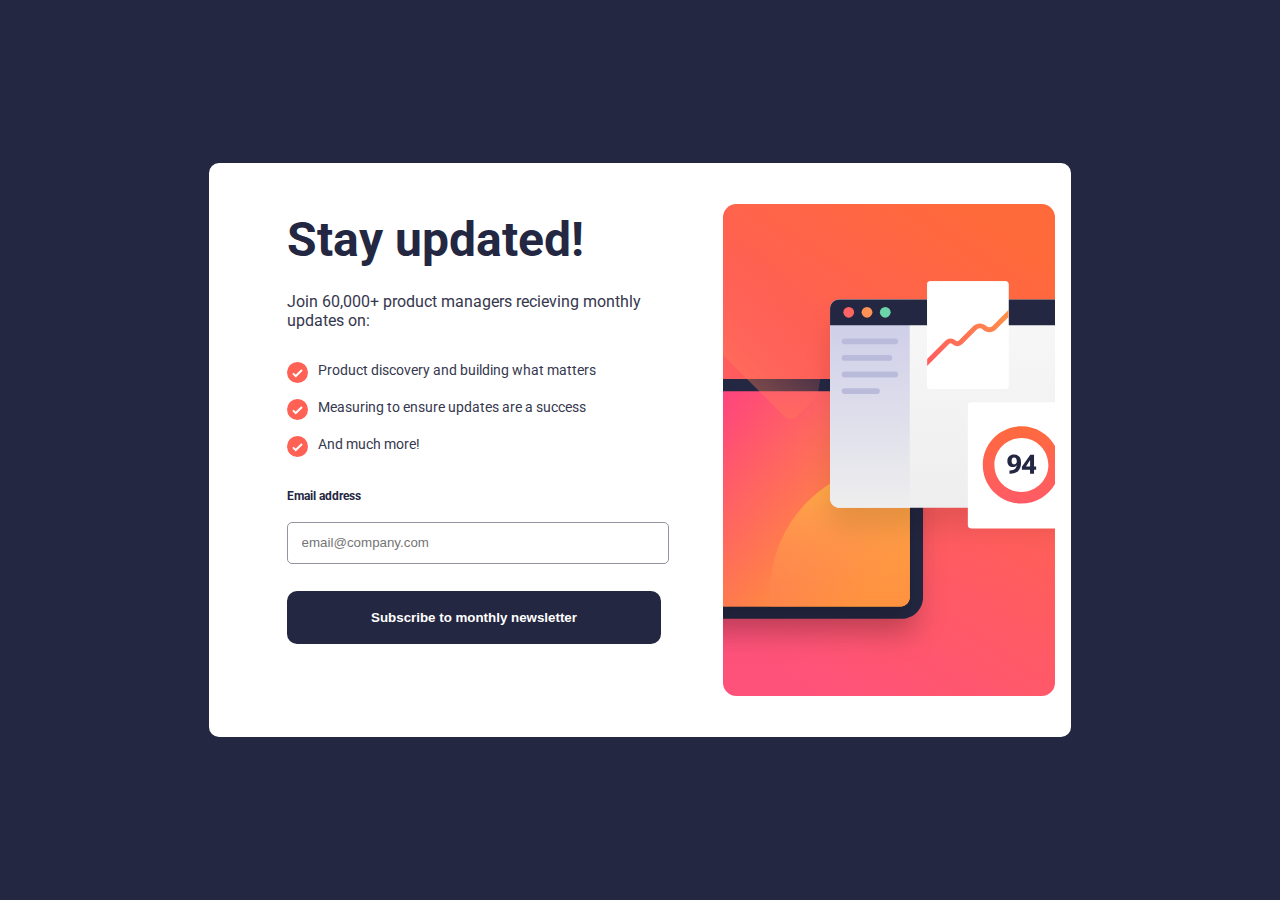
<file: index.html>
<!DOCTYPE html>
<html lang="en">
    <head>
        <meta charset="UTF-8" />
        <meta name="viewport" content="width=device-width, initial-scale=1.0" />
        <!-- displays site properly based on user's device -->

        <link
            rel="icon"
            type="image/png"
            sizes="32x32"
            href="./assets/images/favicon-32x32.png"
        />
        <link rel="stylesheet" href="style.css" />
        <title>
            Frontend Mentor | Newsletter sign-up form with success message
        </title>
    </head>
    <body>
        <main>
            <div class="image">
                <img
                    src="assets/images/illustration-sign-up-mobile.svg"
                    alt="illustration"
                    class="mobile_img"
                />
                <img
                    src="assets/images/illustration-sign-up-desktop.svg"
                    alt="illustration"
                    class="desktop_img"
                />
            </div>
            <div class="signup_form">
                <h1 class="signup_form--heading">Stay updated!</h1>
                <p class="signup_form--paragraph">
                    Join 60,000+ product managers recieving monthly updates on:
                </p>
                <ul class="signup_form--list">
                    <li>
                        <svg
                            xmlns="http://www.w3.org/2000/svg"
                            width="21"
                            height="21"
                            viewBox="0 0 21 21"
                        >
                            <g fill="none">
                                <circle
                                    cx="10.5"
                                    cy="10.5"
                                    r="10.5"
                                    fill="#FF6155"
                                />
                                <path
                                    stroke="#FFF"
                                    stroke-width="2"
                                    d="M6 11.381 8.735 14 15 8"
                                />
                            </g>
                        </svg>
                        <span>Product discovery and building what matters</span>
                    </li>
                    <li>
                        <svg
                            xmlns="http://www.w3.org/2000/svg"
                            width="21"
                            height="21"
                            viewBox="0 0 21 21"
                        >
                            <g fill="none">
                                <circle
                                    cx="10.5"
                                    cy="10.5"
                                    r="10.5"
                                    fill="#FF6155"
                                />
                                <path
                                    stroke="#FFF"
                                    stroke-width="2"
                                    d="M6 11.381 8.735 14 15 8"
                                />
                            </g>
                        </svg>
                        <span> Measuring to ensure updates are a success</span>
                    </li>
                    <li>
                        <svg
                            xmlns="http://www.w3.org/2000/svg"
                            width="21"
                            height="21"
                            viewBox="0 0 21 21"
                        >
                            <g fill="none">
                                <circle
                                    cx="10.5"
                                    cy="10.5"
                                    r="10.5"
                                    fill="#FF6155"
                                />
                                <path
                                    stroke="#FFF"
                                    stroke-width="2"
                                    d="M6 11.381 8.735 14 15 8"
                                />
                            </g>
                        </svg>
                        <span> And much more! </span>
                    </li>
                </ul>
                <form action="successpage.html">
                    <label for="email"
                        >Email address
                        <span class="error_message">Valid email required</span>
                    </label>
                    <br />
                    <input
                        type="email"
                        id="email"
                        placeholder="email@company.com"
                        class="email"
                    />
                    <button type="submit" class="submit_btn">
                        Subscribe to monthly newsletter
                    </button>
                </form>
            </div>
        </main>
        <script src="emailValidation.js"></script>
    </body>
</html>
</file>
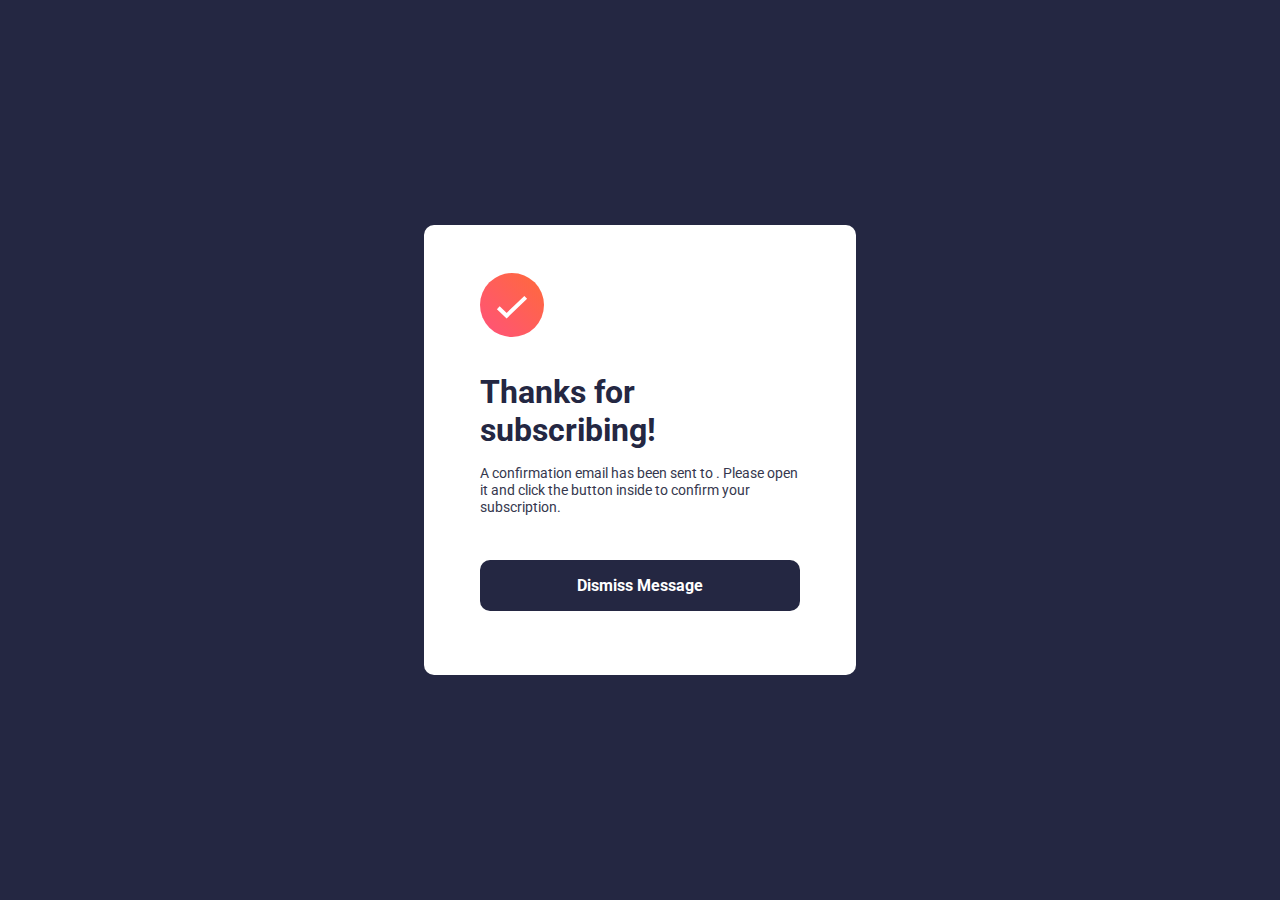
<file: successpage.html>
<!DOCTYPE html>
<html lang="en">
    <head>
        <meta charset="UTF-8" />
        <meta name="viewport" content="width=device-width, initial-scale=1.0" />
        <link
            rel="icon"
            type="image/png"
            sizes="32x32"
            href="./assets/images/favicon-32x32.png"
        />
        <link rel="stylesheet" href="style.css" />
        <title>Thank you!</title>
    </head>
    <body>
        <main class="success_card">
            <div class="container">
                <img
                    src="assets/images/icon-success.svg"
                    alt="success icon"
                    class="success_icon"
                />
                <h1 class="success_heading">Thanks for subscribing!</h1>
                <p class="success_paragraph">
                    A confirmation email has been sent to
                    <b class="email_display">example@gmail.com</b>. Please open
                    it and click the button inside to confirm your subscription.
                </p>
                <a href="index.html" class="dismiss_btn">Dismiss Message</a>
            </div>
        </main>

        <script src="displayEmail.js"></script>
    </body>
</html>
</file>
<file: style.css>
@import url('https://fonts.googleapis.com/css2?family=Roboto:wght@400;700&display=swap');
* {
    margin: 0;
    padding: 0;
}
:root {
    font-size: 16px;
    --tomato: hsl(4, 100%, 67%);
    --dark-slate-grey: hsl(234, 29%, 20%);
    --charcoal-grey: hsl(235, 18%, 26%);
    --grey: hsl(231, 7%, 60%);
    --white: hsl(0, 0%, 100%);
    font-family: 'Roboto', sans-serif;
}

.image img {
    width: 100%;
}
.desktop_img {
    display: none;
}
.signup_form {
    width: 80%;
    margin: 1em auto;
}
.signup_form--heading {
    color: var(--dark-slate-grey);
}
.signup_form--paragraph {
    margin: 1.5em 0;
    color: var(--charcoal-grey);
}
.signup_form--list {
    margin: 2em 0;
    list-style: none;
}
.signup_form--list li {
    margin: 1em 0;
    display: flex;
}
.signup_form--list li span {
    margin-left: 0.7em;
    color: var(--charcoal-grey);
    font-size: 0.9rem;
}
form {
    margin: 2em 0;
}
label {
    font-size: 0.75rem;
    font-weight: 700;
    color: var(--dark-slate-grey);
    display: flex;
    justify-content: space-between;
}
.error_message {
    color: var(--tomato);
    display: none;
    transition: 200ms;
}
.email {
    margin-bottom: 1em;
    width: 98%;
    height: 3em;
    border-radius: 5px;
    border: 1px solid var(--grey);
    padding-left: 1em;
}

.email:focus {
    outline: none;
    border-color: black;
}
.error {
    color: var(--tomato);
    border-color: var(--tomato);
    background-color: hsla(4, 100%, 67%, 20%);
    transition: 200ms;
}
.submit_btn {
    width: 100%;
    height: 4em;
    margin: 1em 0;
    color: var(--white);
    background-color: var(--dark-slate-grey);
    border-radius: 10px;
    padding: 1em 2em;
    font-weight: 700;
    border: 0;
    transition: 200ms;
}
.submit_btn:hover {
    cursor: pointer;
}
.success_icon {
    margin-top: 10em;
    margin-bottom: 2em;
}
.success_heading {
    color: var(--dark-slate-grey);
    margin-bottom: 0.5em;
    font-size: 2rem;
}
.success_paragraph {
    color: var(--charcoal-grey);
    margin-bottom: 10em;
    font-size: 0.9rem;
}
.dismiss_btn {
    display: block;
    text-decoration: none;
    color: var(--white);
    background-color: var(--dark-slate-grey);
    padding: 1em;
    border-radius: 10px;
    text-align: center;
    font-weight: 700;
    transition: 200ms;
}
.container {
    padding: 1em;
    width: 80%;
    margin: 0 auto;
    max-width: 400px;
}

@media (min-width: 700px) {
    .desktop_img {
        display: block;
    }
    .mobile_img {
        display: none;
    }
    body {
        background-color: var(--dark-slate-grey);
        height: 100vh;
        display: flex;
        align-items: center;
        justify-content: center;
    }
    main {
        background-color: var(--white);
        display: flex;
        flex-direction: row-reverse;
        justify-content: space-between;
        align-items: center;
        width: 80%;
        padding: 1em;
        border-radius: 10px;
        max-width: 830px;
    }
    .signup_form {
        padding: 1em;
        width: 45%;
    }
    .image {
        width: 40%;
    }
    .signup_form--heading {
        font-size: 3rem;
    }
    .success_card {
        width: 40%;
        max-width: 400px;

        padding-bottom: 4em;
    }
    .container {
        padding: 0;
    }
    .success_icon {
        margin-top: 2em;
    }
    .success_paragraph {
        margin-bottom: 3em;
    }
    .submit_btn:hover,
    .dismiss_btn:hover {
        background-color: var(--tomato);
        transition: 200ms;
    }
}
</file>
